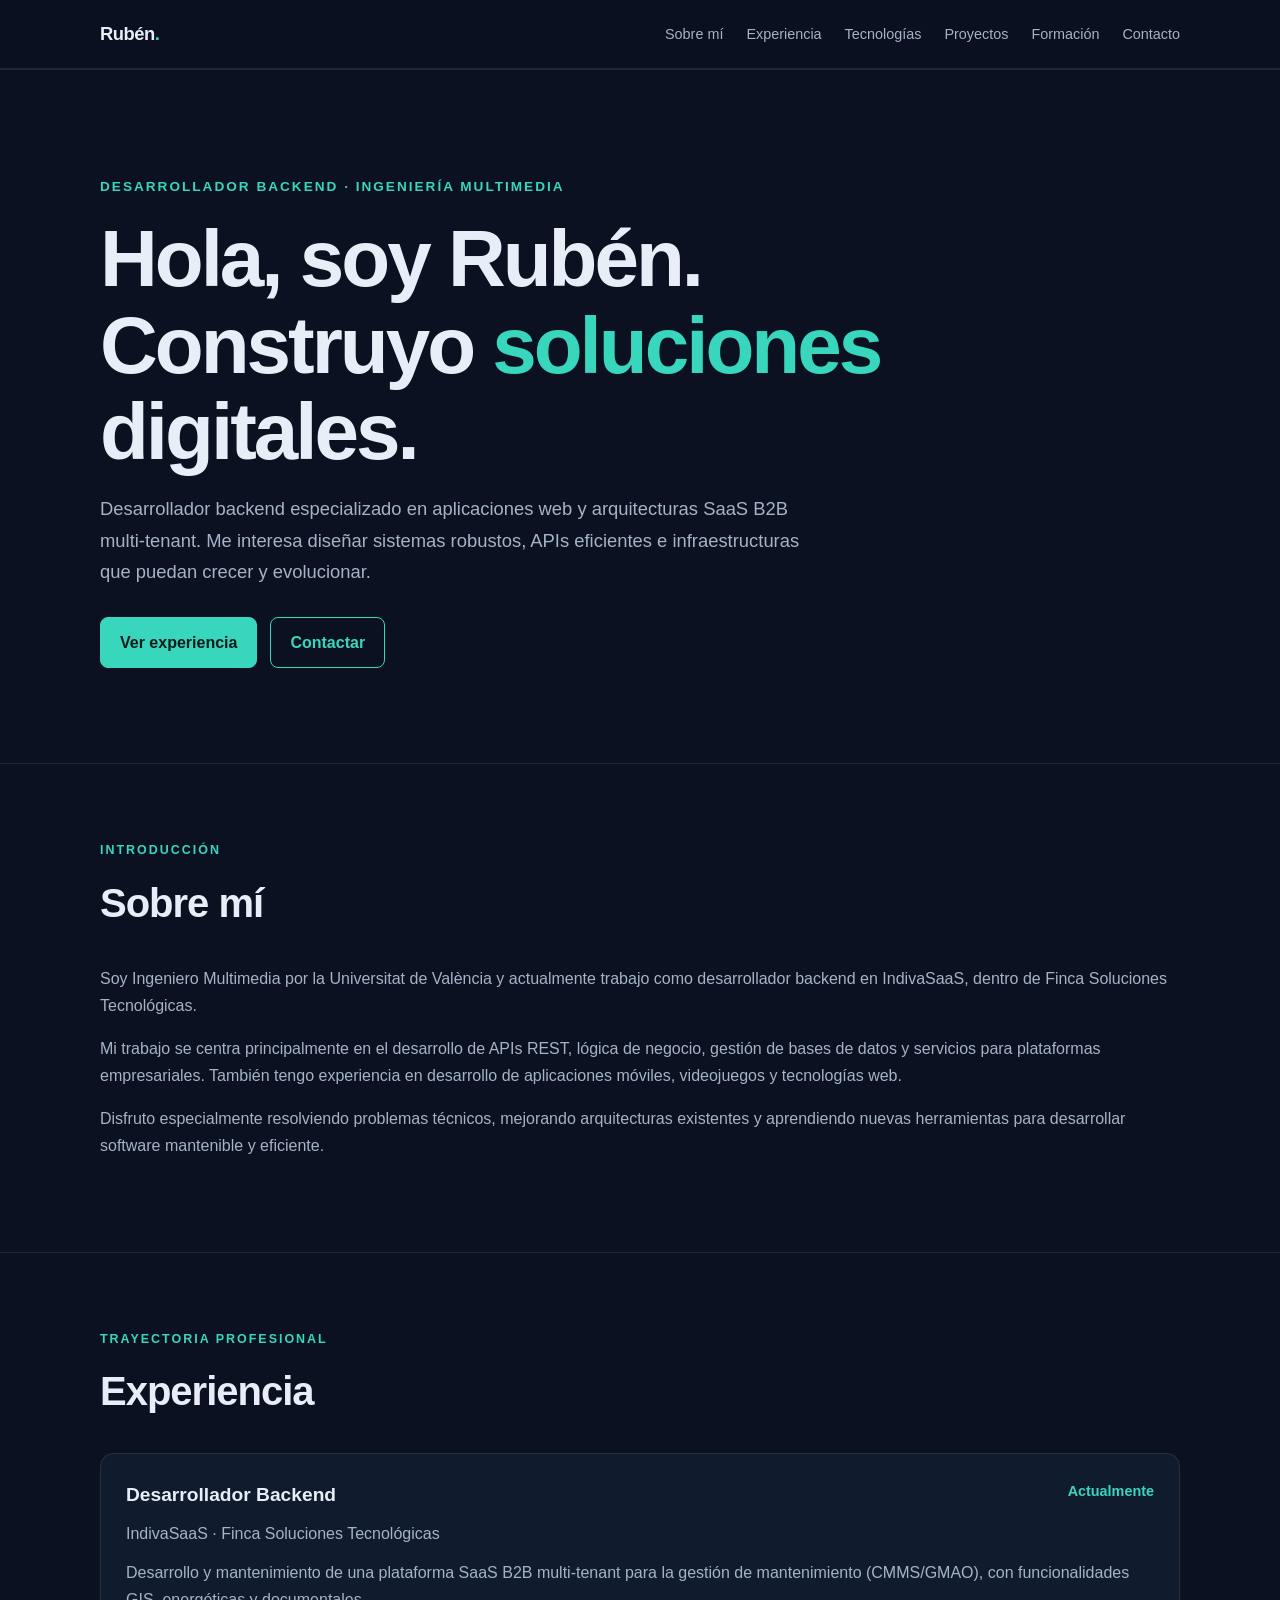
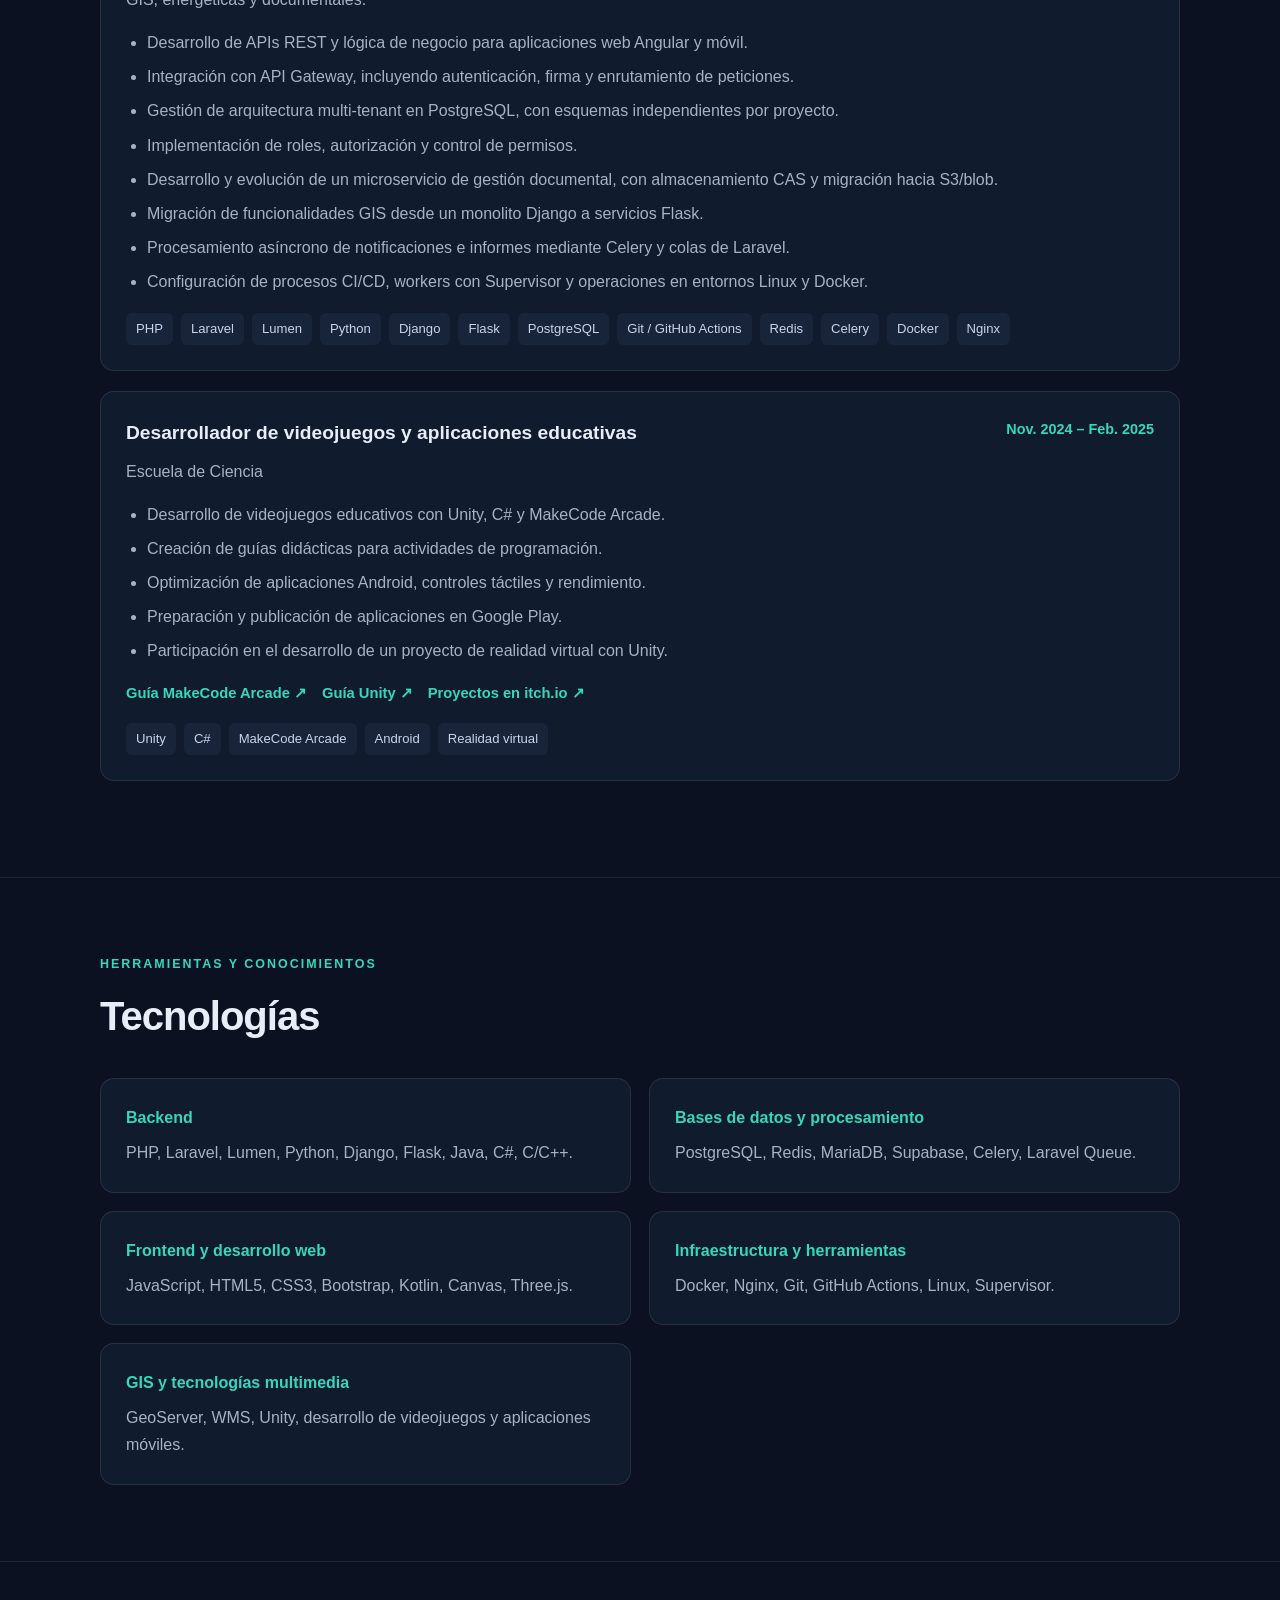
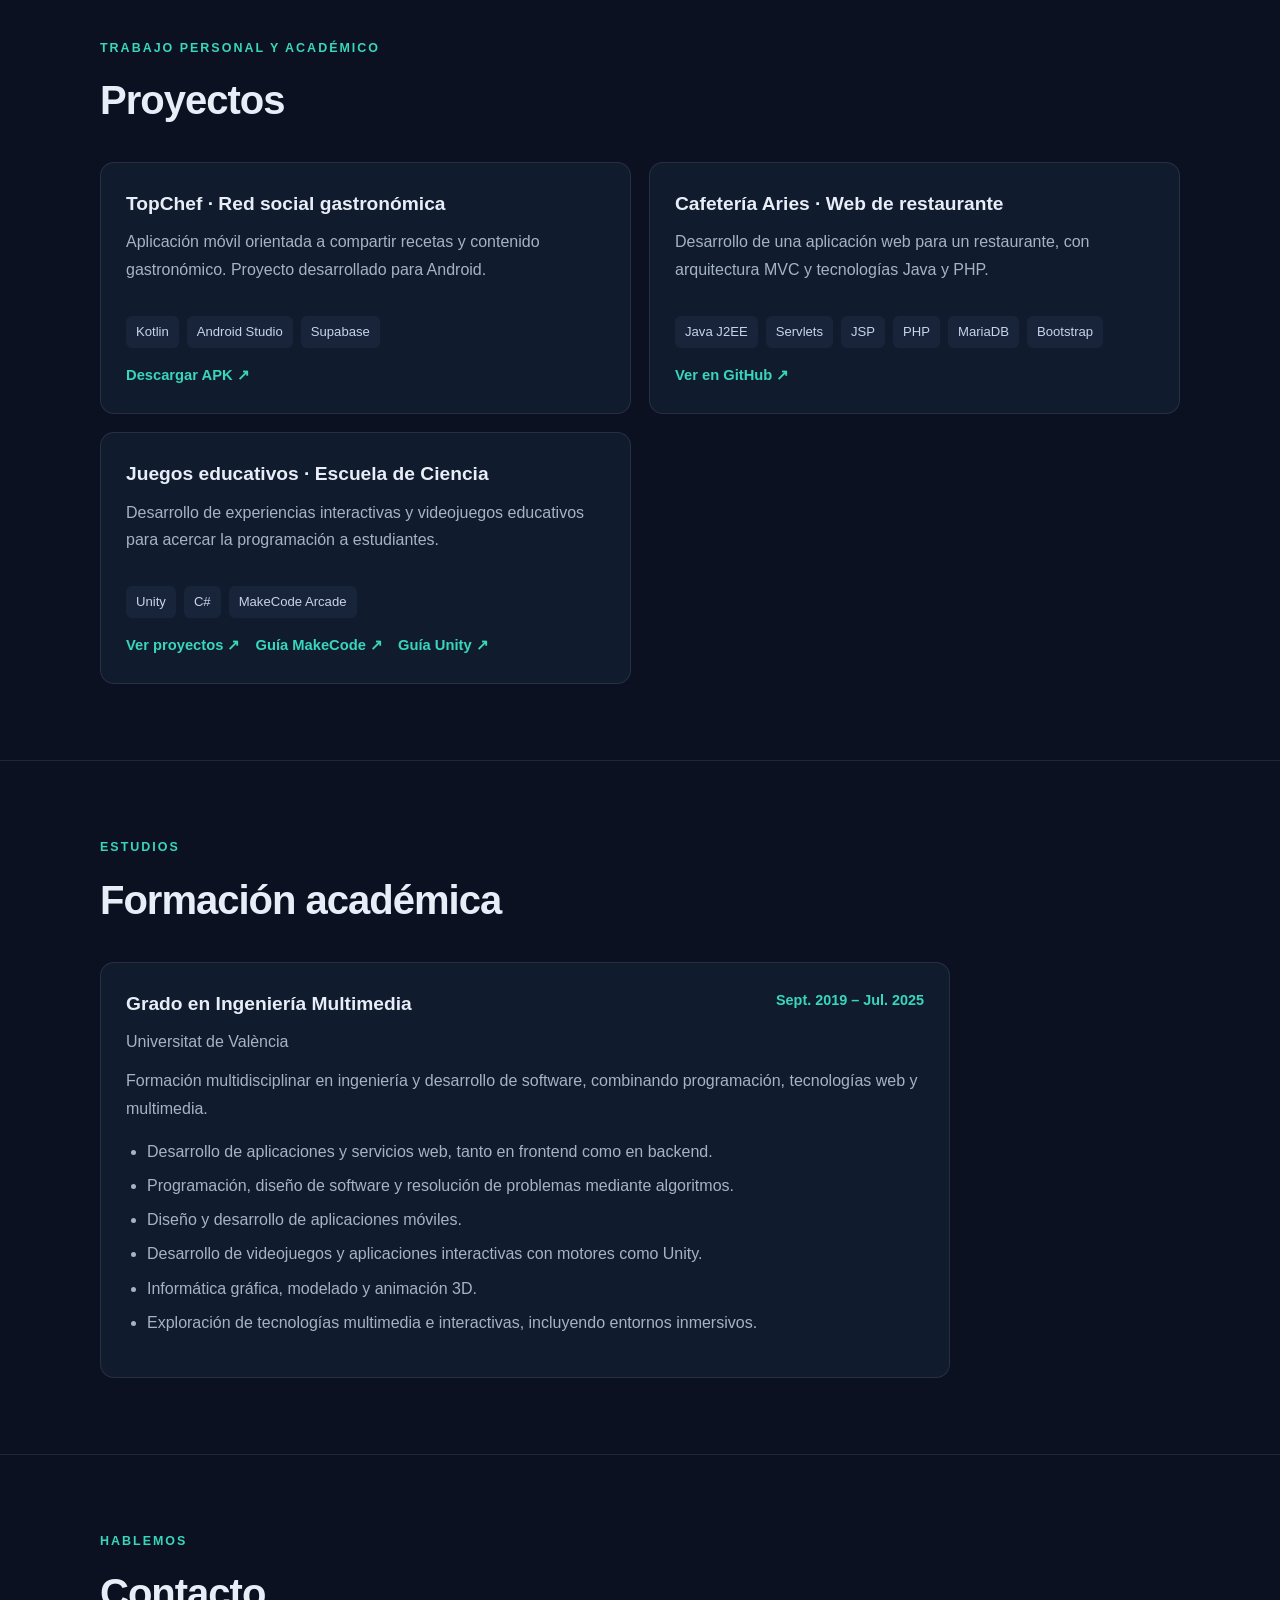
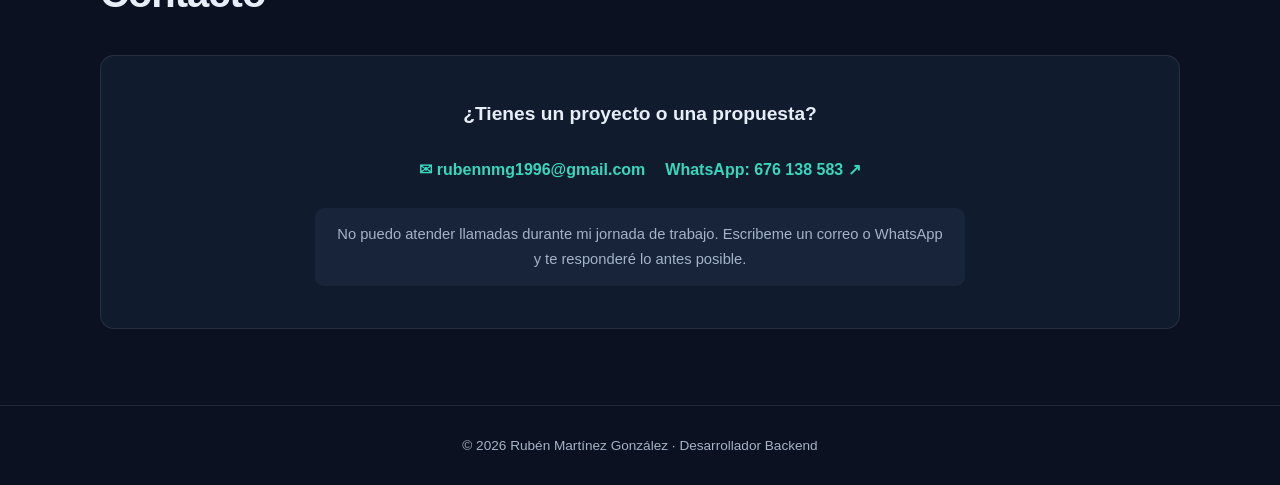
<file: index.html>
<!DOCTYPE html>
<html lang="es">
<head>
  <meta charset="UTF-8">
  <meta name="viewport" content="width=device-width, initial-scale=1.0">
  <meta name="theme-color" content="#0b1120">
  <meta name="description" content="Portfolio profesional de Rubén Martínez González, desarrollador backend especializado en arquitecturas SaaS B2B multi-tenant.">
  <title>Rubén Martínez González | Backend Developer</title>
  <link rel="stylesheet" href="styles.css">
</head>
<body>

<header>
  <nav class="container">
    <a class="logo" href="#inicio">Rubén<span>.</span></a>
    <div class="nav-links">
      <a href="#sobre-mi">Sobre mí</a>
      <a href="#experiencia">Experiencia</a>
      <a href="#tecnologias">Tecnologías</a>
      <a href="#proyectos">Proyectos</a>
      <a href="#formacion">Formación</a>
      <a href="#contacto">Contacto</a>
    </div>
  </nav>
</header>

<main>
  <section class="hero" id="inicio">
    <div class="container">
      <div class="eyebrow">Desarrollador Backend · Ingeniería Multimedia</div>
      <h1>Hola, soy Rubén.<br>Construyo <span>soluciones</span> digitales.</h1>
      <p>
        Desarrollador backend especializado en aplicaciones web y arquitecturas
        SaaS B2B multi-tenant. Me interesa diseñar sistemas robustos, APIs
        eficientes e infraestructuras que puedan crecer y evolucionar.
      </p>
      <div class="actions">
        <a class="btn primary" href="#experiencia">Ver experiencia</a>
        <a class="btn secondary" href="#contacto">Contactar</a>
      </div>
    </div>
  </section>

  <section id="sobre-mi">
    <div class="container">
      <div class="section-label">Introducción</div>
      <h2>Sobre mí</h2>
      <p class="muted">
        Soy Ingeniero Multimedia por la Universitat de València y actualmente
        trabajo como desarrollador backend en IndivaSaaS, dentro de Finca
        Soluciones Tecnológicas.
      </p>
      <p class="muted">
        Mi trabajo se centra principalmente en el desarrollo de APIs REST,
        lógica de negocio, gestión de bases de datos y servicios para plataformas
        empresariales. También tengo experiencia en desarrollo de aplicaciones
        móviles, videojuegos y tecnologías web.
      </p>
      <p class="muted">
        Disfruto especialmente resolviendo problemas técnicos, mejorando
        arquitecturas existentes y aprendiendo nuevas herramientas para
        desarrollar software mantenible y eficiente.
      </p>
    </div>
  </section>

  <section id="experiencia">
    <div class="container">
      <div class="section-label">Trayectoria profesional</div>
      <h2>Experiencia</h2>

      <article class="card experience-card">
        <div class="card-top">
          <div>
            <h3>Desarrollador Backend</h3>
            <div class="muted">IndivaSaaS · Finca Soluciones Tecnológicas</div>
          </div>
          <div class="date">Actualmente</div>
        </div>
        <p class="muted">
          Desarrollo y mantenimiento de una plataforma SaaS B2B multi-tenant
          para la gestión de mantenimiento (CMMS/GMAO), con funcionalidades
          GIS, energéticas y documentales.
        </p>
        <ul>
          <li>Desarrollo de APIs REST y lógica de negocio para aplicaciones web Angular y móvil.</li>
          <li>Integración con API Gateway, incluyendo autenticación, firma y enrutamiento de peticiones.</li>
          <li>Gestión de arquitectura multi-tenant en PostgreSQL, con esquemas independientes por proyecto.</li>
          <li>Implementación de roles, autorización y control de permisos.</li>
          <li>Desarrollo y evolución de un microservicio de gestión documental, con almacenamiento CAS y migración hacia S3/blob.</li>
          <li>Migración de funcionalidades GIS desde un monolito Django a servicios Flask.</li>
          <li>Procesamiento asíncrono de notificaciones e informes mediante Celery y colas de Laravel.</li>
          <li>Configuración de procesos CI/CD, workers con Supervisor y operaciones en entornos Linux y Docker.</li>
        </ul>
        <div class="tags">
          <span class="tag">PHP</span>
          <span class="tag">Laravel</span>
          <span class="tag">Lumen</span>
          <span class="tag">Python</span>
          <span class="tag">Django</span>
          <span class="tag">Flask</span>
          <span class="tag">PostgreSQL</span>
          <span class="tag">Git / GitHub Actions</span>
          <span class="tag">Redis</span>
          <span class="tag">Celery</span>
          <span class="tag">Docker</span>
          <span class="tag">Nginx</span>
        </div>
      </article>

      <article class="card experience-card">
        <div class="card-top">
          <div>
            <h3>Desarrollador de videojuegos y aplicaciones educativas</h3>
            <div class="muted">Escuela de Ciencia</div>
          </div>
          <div class="date">Nov. 2024 – Feb. 2025</div>
        </div>
        <ul>
          <li>Desarrollo de videojuegos educativos con Unity, C# y MakeCode Arcade.</li>
          <li>Creación de guías didácticas para actividades de programación.</li>
          <li>Optimización de aplicaciones Android, controles táctiles y rendimiento.</li>
          <li>Preparación y publicación de aplicaciones en Google Play.</li>
          <li>Participación en el desarrollo de un proyecto de realidad virtual con Unity.</li>
        </ul>
        <div class="project-links">
          <a href="https://guias.upsteam.es/programacin-con-makecode-arcade" target="_blank" rel="noopener noreferrer">Guía MakeCode Arcade ↗</a>
          <a href="https://guias.upsteam.es/programacin-con-unity" target="_blank" rel="noopener noreferrer">Guía Unity ↗</a>
          <a href="https://escueladeciencia.itch.io/" target="_blank" rel="noopener noreferrer">Proyectos en itch.io ↗</a>
        </div>
        <div class="tags">
          <span class="tag">Unity</span>
          <span class="tag">C#</span>
          <span class="tag">MakeCode Arcade</span>
          <span class="tag">Android</span>
          <span class="tag">Realidad virtual</span>
        </div>
      </article>
    </div>
  </section>

  <section id="tecnologias">
    <div class="container">
      <div class="section-label">Herramientas y conocimientos</div>
      <h2>Tecnologías</h2>
      <div class="grid">
        <div class="card skill-group">
          <h3>Backend</h3>
          <p>PHP, Laravel, Lumen, Python, Django, Flask, Java, C#, C/C++.</p>
        </div>
        <div class="card skill-group">
          <h3>Bases de datos y procesamiento</h3>
          <p>PostgreSQL, Redis, MariaDB, Supabase, Celery, Laravel Queue.</p>
        </div>
        <div class="card skill-group">
          <h3>Frontend y desarrollo web</h3>
          <p>JavaScript, HTML5, CSS3, Bootstrap, Kotlin, Canvas, Three.js.</p>
        </div>
        <div class="card skill-group">
          <h3>Infraestructura y herramientas</h3>
          <p>Docker, Nginx, Git, GitHub Actions, Linux, Supervisor.</p>
        </div>
        <div class="card skill-group">
          <h3>GIS y tecnologías multimedia</h3>
          <p>GeoServer, WMS, Unity, desarrollo de videojuegos y aplicaciones móviles.</p>
        </div>
      </div>
    </div>
  </section>

  <section id="proyectos">
    <div class="container">
      <div class="section-label">Trabajo personal y académico</div>
      <h2>Proyectos</h2>
      <div class="grid">

        <article class="card project-card">
          <h3>TopChef · Red social gastronómica</h3>
          <p>
            Aplicación móvil orientada a compartir recetas y contenido
            gastronómico. Proyecto desarrollado para Android.
          </p>
          <div class="tags">
            <span class="tag">Kotlin</span>
            <span class="tag">Android Studio</span>
            <span class="tag">Supabase</span>
          </div>
          <div class="project-links">
            <a href="https://rubenmg1996.github.io/portfolio/archivos/TopChef.apk" target="_blank" rel="noopener noreferrer">Descargar APK ↗</a>
          </div>
        </article>

        <article class="card project-card">
          <h3>Cafetería Aries · Web de restaurante</h3>
          <p>
            Desarrollo de una aplicación web para un restaurante, con
            arquitectura MVC y tecnologías Java y PHP.
          </p>
          <div class="tags">
            <span class="tag">Java J2EE</span>
            <span class="tag">Servlets</span>
            <span class="tag">JSP</span>
            <span class="tag">PHP</span>
            <span class="tag">MariaDB</span>
            <span class="tag">Bootstrap</span>
          </div>
          <div class="project-links">
            <a href="https://github.com/rubenmg1996/cafeteria-aries" target="_blank" rel="noopener noreferrer">Ver en GitHub ↗</a>
          </div>
        </article>

        <article class="card project-card">
          <h3>Juegos educativos · Escuela de Ciencia</h3>
          <p>
            Desarrollo de experiencias interactivas y videojuegos educativos
            para acercar la programación a estudiantes.
          </p>
          <div class="tags">
            <span class="tag">Unity</span>
            <span class="tag">C#</span>
            <span class="tag">MakeCode Arcade</span>
          </div>
          <div class="project-links">
            <a href="https://escueladeciencia.itch.io/" target="_blank" rel="noopener noreferrer">Ver proyectos ↗</a>
            <a href="https://guias.upsteam.es/programacin-con-makecode-arcade" target="_blank" rel="noopener noreferrer">Guía MakeCode ↗</a>
            <a href="https://guias.upsteam.es/programacin-con-unity" target="_blank" rel="noopener noreferrer">Guía Unity ↗</a>
          </div>
        </article>

      </div>
    </div>
  </section>

  <section id="formacion">
    <div class="container">
      <div class="section-label">Estudios</div>
      <h2>Formación académica</h2>
      <article class="card education-card">
        <div class="card-top">
          <div>
            <h3>Grado en Ingeniería Multimedia</h3>
            <div class="muted">Universitat de València</div>
          </div>
          <div class="date">Sept. 2019 – Jul. 2025</div>
        </div>
        <p class="muted">
          Formación multidisciplinar en ingeniería y desarrollo de software,
          combinando programación, tecnologías web y multimedia.
        </p>
        <ul>
          <li>Desarrollo de aplicaciones y servicios web, tanto en frontend como en backend.</li>
          <li>Programación, diseño de software y resolución de problemas mediante algoritmos.</li>
          <li>Diseño y desarrollo de aplicaciones móviles.</li>
          <li>Desarrollo de videojuegos y aplicaciones interactivas con motores como Unity.</li>
          <li>Informática gráfica, modelado y animación 3D.</li>
          <li>Exploración de tecnologías multimedia e interactivas, incluyendo entornos inmersivos.</li>
        </ul>
      </article>
    </div>
  </section>

  <section id="contacto">
    <div class="container">
      <div class="section-label">Hablemos</div>
      <h2>Contacto</h2>
      <div class="card contact-card">
        <h3>¿Tienes un proyecto o una propuesta?</h3>
        
        <div class="contact-details">
          <a href="mailto:rubennmg1996@gmail.com" onclick="event.preventDefault(); copiarCorreo('rubennmg1996@gmail.com');">✉ rubennmg1996@gmail.com</a>
          <a href="https://wa.me/34676138583" target="_blank" rel="noopener noreferrer">WhatsApp: 676 138 583 ↗</a>
        </div>
        <div id="copied-message" class="toast-message" aria-live="polite">Correo copiado al portapapeles</div>
        <div class="contact-note">
          No puedo atender llamadas durante mi jornada
          de trabajo. Escribeme un correo o WhatsApp y te responderé lo antes posible.
        </div>
      </div>
    </div>
  </section>
</main>

<footer>
  <div class="container">
    © <span id="year"></span> Rubén Martínez González · Desarrollador Backend
  </div>
</footer>

<script src="script.js"></script>
</body>
</html>
</file>
<file: styles.css>
:root {
  --bg: #0b1120;
  --surface: #111b2e;
  --surface-light: #17243a;
  --text: #e8eef7;
  --muted: #a5b3c7;
  --accent: #38d6bd;
  --accent-dark: #1aa994;
  --border: rgba(255,255,255,.09);
  --max: 1080px;
}

* {
  box-sizing: border-box;
}

html {
  scroll-behavior: smooth;
  scroll-padding-top: 85px;
}

body {
  margin: 0;
  background: var(--bg);
  color: var(--text);
  font-family: Inter, "Segoe UI", Arial, sans-serif;
  line-height: 1.7;
}

a {
  color: var(--accent);
  text-decoration: none;
  transition: color .2s ease;
}

a:hover {
  color: #7aefdc;
}

.container {
  width: min(var(--max), calc(100% - 40px));
  margin: auto;
}

/* Navegación */

header {
  position: sticky;
  top: 0;
  z-index: 10;
  background: rgba(11,17,32,.92);
  backdrop-filter: blur(14px);
  border-bottom: 1px solid var(--border);
}

nav {
  min-height: 68px;
  display: flex;
  align-items: center;
  justify-content: space-between;
  gap: 20px;
}

.logo {
  font-weight: 800;
  color: var(--text);
  letter-spacing: -.5px;
  font-size: 1.15rem;
}

.logo span {
  color: var(--accent);
}

.nav-links {
  display: flex;
  gap: 23px;
  flex-wrap: wrap;
}

.nav-links a {
  color: var(--muted);
  font-size: .9rem;
}

.nav-links a:hover {
  color: var(--accent);
}

/* Presentación */

.hero {
  padding: 105px 0 95px;
}

.eyebrow {
  color: var(--accent);
  font-size: .85rem;
  font-weight: 700;
  letter-spacing: 2px;
  text-transform: uppercase;
}

h1 {
  max-width: 800px;
  font-size: clamp(2.5rem, 7vw, 5rem);
  line-height: 1.08;
  letter-spacing: -3px;
  margin: 18px 0;
}

h1 span {
  color: var(--accent);
}

.hero p {
  max-width: 720px;
  color: var(--muted);
  font-size: 1.15rem;
}

.actions {
  display: flex;
  gap: 13px;
  flex-wrap: wrap;
  margin-top: 30px;
}

.btn {
  display: inline-flex;
  align-items: center;
  justify-content: center;
  padding: 11px 19px;
  border-radius: 8px;
  font-weight: 700;
  border: 1px solid var(--accent);
  transition: .2s;
}

.btn.primary {
  background: var(--accent);
  color: #071b1a;
}

.btn.secondary {
  color: var(--accent);
}

.btn:hover {
  transform: translateY(-2px);
}

/* Secciones */

section {
  padding: 76px 0;
  border-top: 1px solid var(--border);
}

.section-label {
  color: var(--accent);
  font-size: .78rem;
  font-weight: 800;
  letter-spacing: 2px;
  text-transform: uppercase;
}

h2 {
  font-size: clamp(1.8rem, 4vw, 2.5rem);
  margin: 7px 0 28px;
  letter-spacing: -1px;
}

h3 {
  margin: 0 0 8px;
  font-size: 1.2rem;
}

p {
  margin-top: 0;
}

.muted {
  color: var(--muted);
}

/* Tarjetas */

.card {
  background: var(--surface);
  border: 1px solid var(--border);
  border-radius: 14px;
  padding: 25px;
}

.experience-card {
  margin-bottom: 20px;
}

.card-top {
  display: flex;
  justify-content: space-between;
  gap: 15px;
  flex-wrap: wrap;
  margin-bottom: 12px;
}

.date {
  color: var(--accent);
  font-size: .9rem;
  font-weight: 700;
}

.tags {
  display: flex;
  flex-wrap: wrap;
  gap: 8px;
  margin-top: 17px;
}

.tag {
  padding: 5px 10px;
  border-radius: 6px;
  background: var(--surface-light);
  color: #c8d5e8;
  font-size: .82rem;
}

ul {
  padding-left: 21px;
  color: var(--muted);
}

li {
  margin: 7px 0;
}

/* Rejillas */

.grid {
  display: grid;
  grid-template-columns: repeat(2, 1fr);
  gap: 18px;
}

.skill-group h3 {
  color: var(--accent);
  font-size: 1rem;
}

.skill-group p {
  color: var(--muted);
  margin-bottom: 0;
}

/* Proyectos */

.project-card {
  display: flex;
  flex-direction: column;
}

.project-card p {
  color: var(--muted);
  flex: 1;
}

.project-links {
  display: flex;
  flex-wrap: wrap;
  gap: 15px;
  margin-top: 15px;
  font-size: .92rem;
}

.project-links a {
  font-weight: 700;
}

/* Formación */

.education-card {
  max-width: 850px;
}

/* Contacto */

.contact-card {
  text-align: center;
  padding: 42px 25px;
}

.contact-card p {
  color: var(--muted);
}

.contact-details {
  display: flex;
  justify-content: center;
  gap: 20px;
  flex-wrap: wrap;
  margin: 25px 0;
}

.contact-details a {
  font-weight: 700;
}

.toast-message {
  position: fixed;
  left: 50%;
  bottom: 30px;
  transform: translateX(-50%) translateY(20px);
  opacity: 0;
  pointer-events: none;
  z-index: 999;
  min-width: 260px;
  max-width: 90vw;
  padding: 12px 18px;
  border-radius: 999px;
  background: rgba(26, 35, 46, 0.96);
  border: 1px solid rgba(80, 200, 120, 0.45);
  color: #dfffee;
  font-size: .85rem;
  text-align: center;
  box-shadow: 0 10px 30px rgba(0, 0, 0, 0.25);
  transition: opacity 0.25s ease, transform 0.25s ease;
}

.toast-message.show {
  opacity: 1;
  transform: translateX(-50%) translateY(0);
}

.contact-note {
  max-width: 650px;
  margin: 20px auto 0;
  padding: 14px 18px;
  border-radius: 9px;
  background: var(--surface-light);
  color: var(--muted);
  font-size: .92rem;
}

/* Pie de página */

footer {
  padding: 28px 0;
  color: var(--muted);
  font-size: .85rem;
  text-align: center;
  border-top: 1px solid var(--border);
}

/* Adaptación a móviles */

@media (max-width: 700px) {
  .nav-links {
    display: none;
  }

  .hero {
    padding: 75px 0;
  }

  h1 {
    letter-spacing: -1.5px;
  }

  section {
    padding: 58px 0;
  }

  .grid {
    grid-template-columns: 1fr;
  }

  .card {
    padding: 20px;
  }

  .contact-details {
    flex-direction: column;
    align-items: center;
  }
}
</file>
